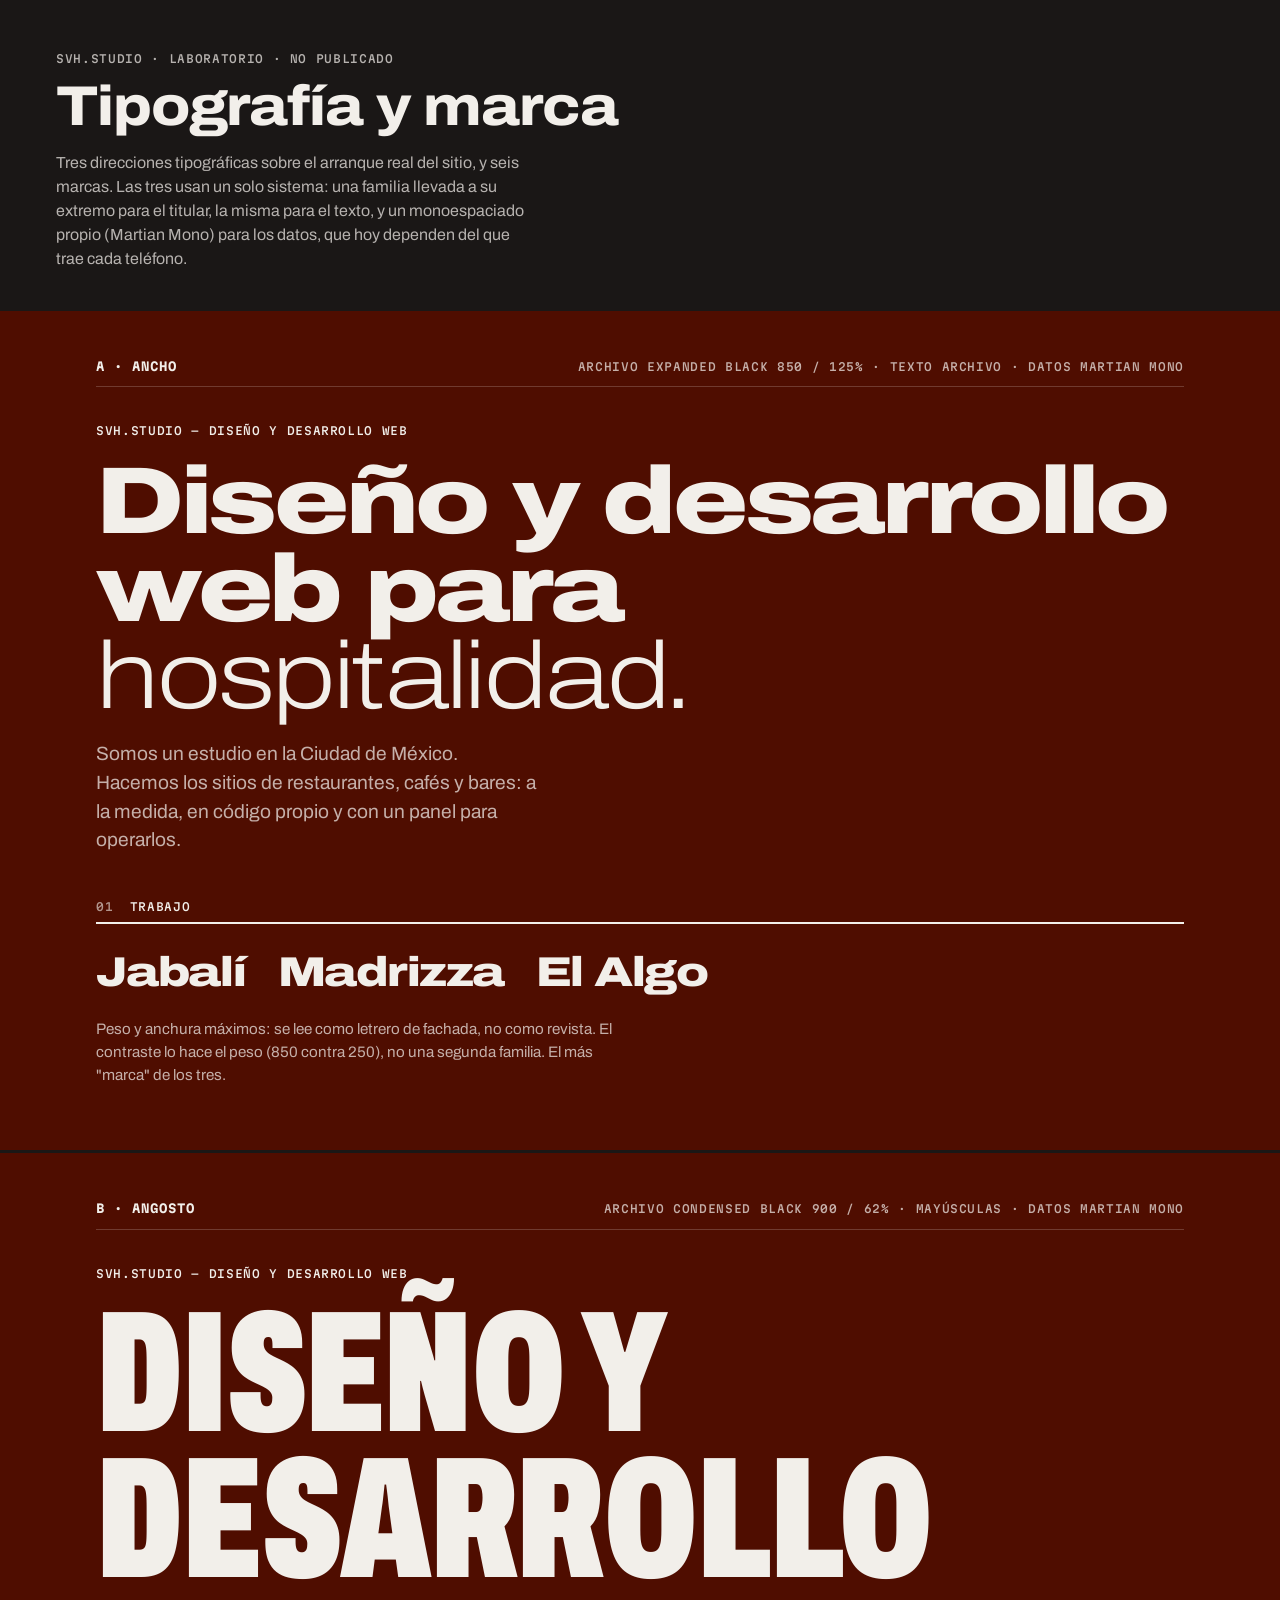
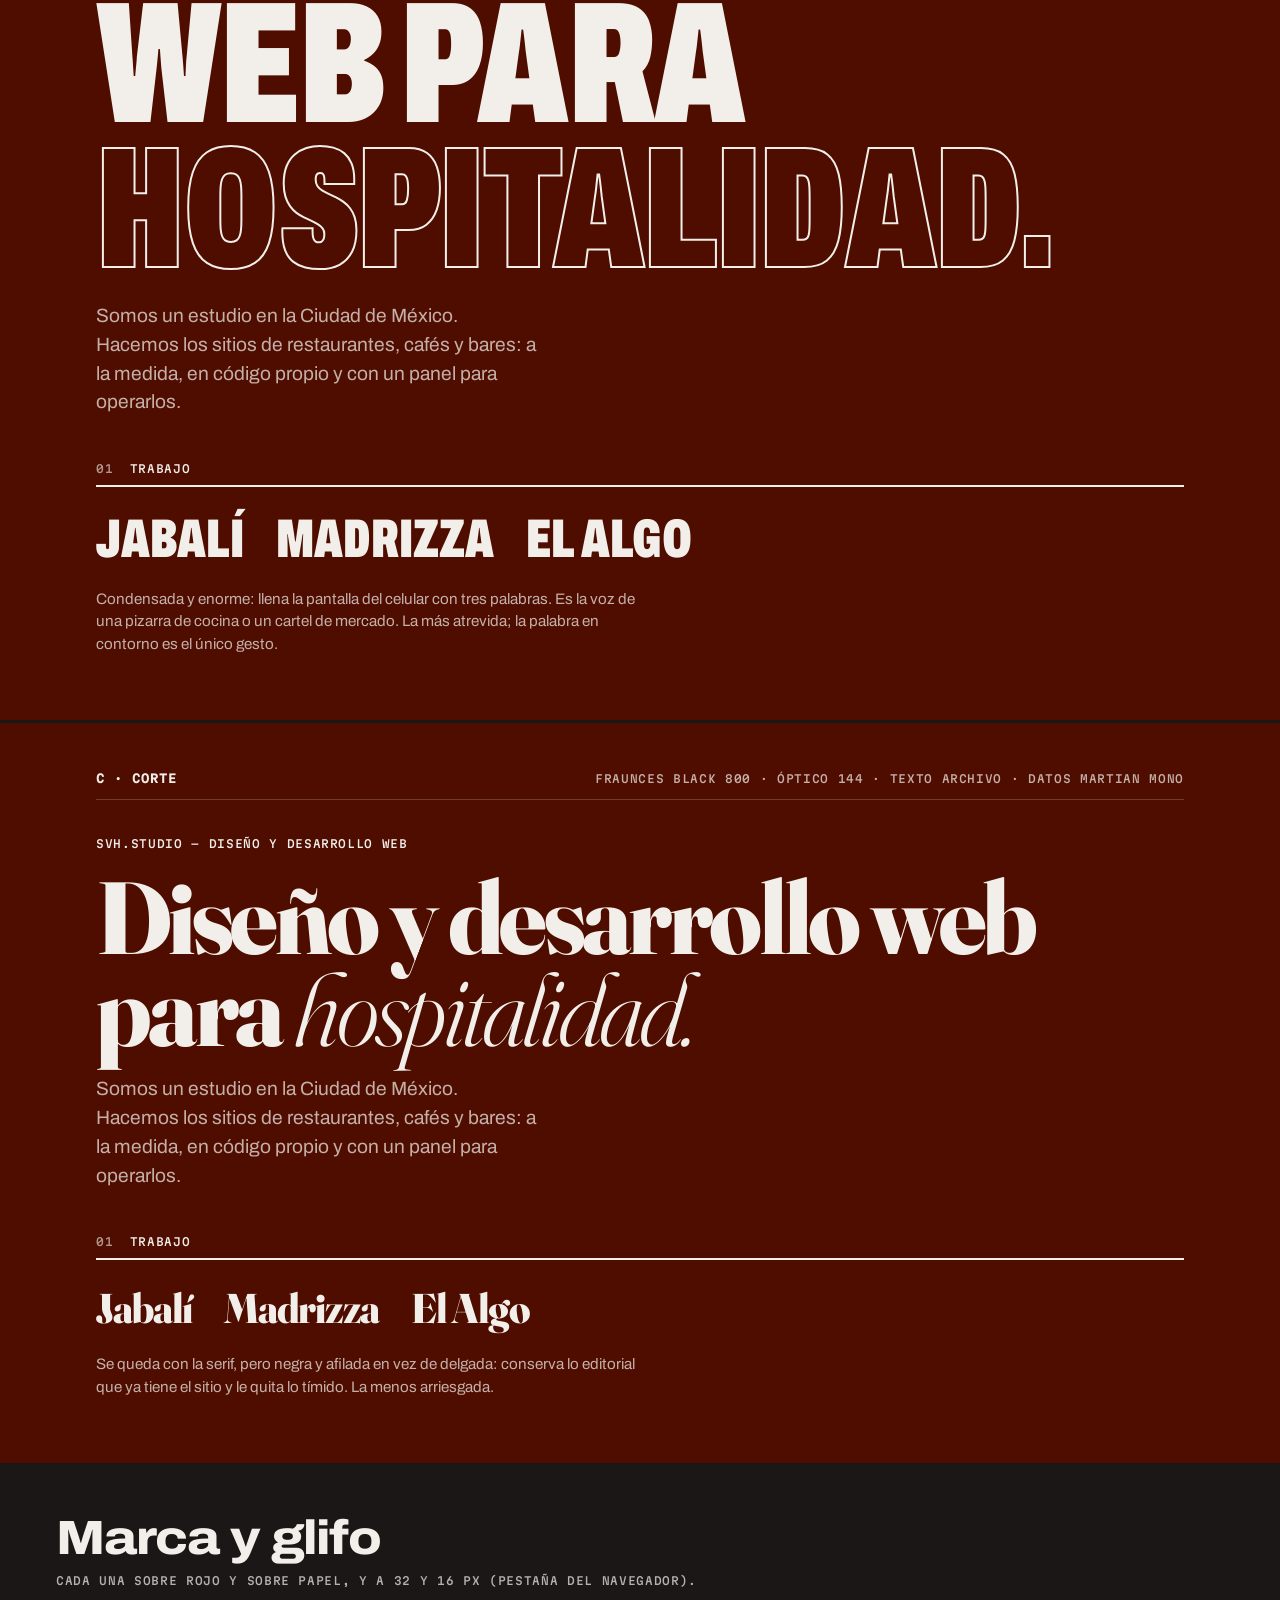
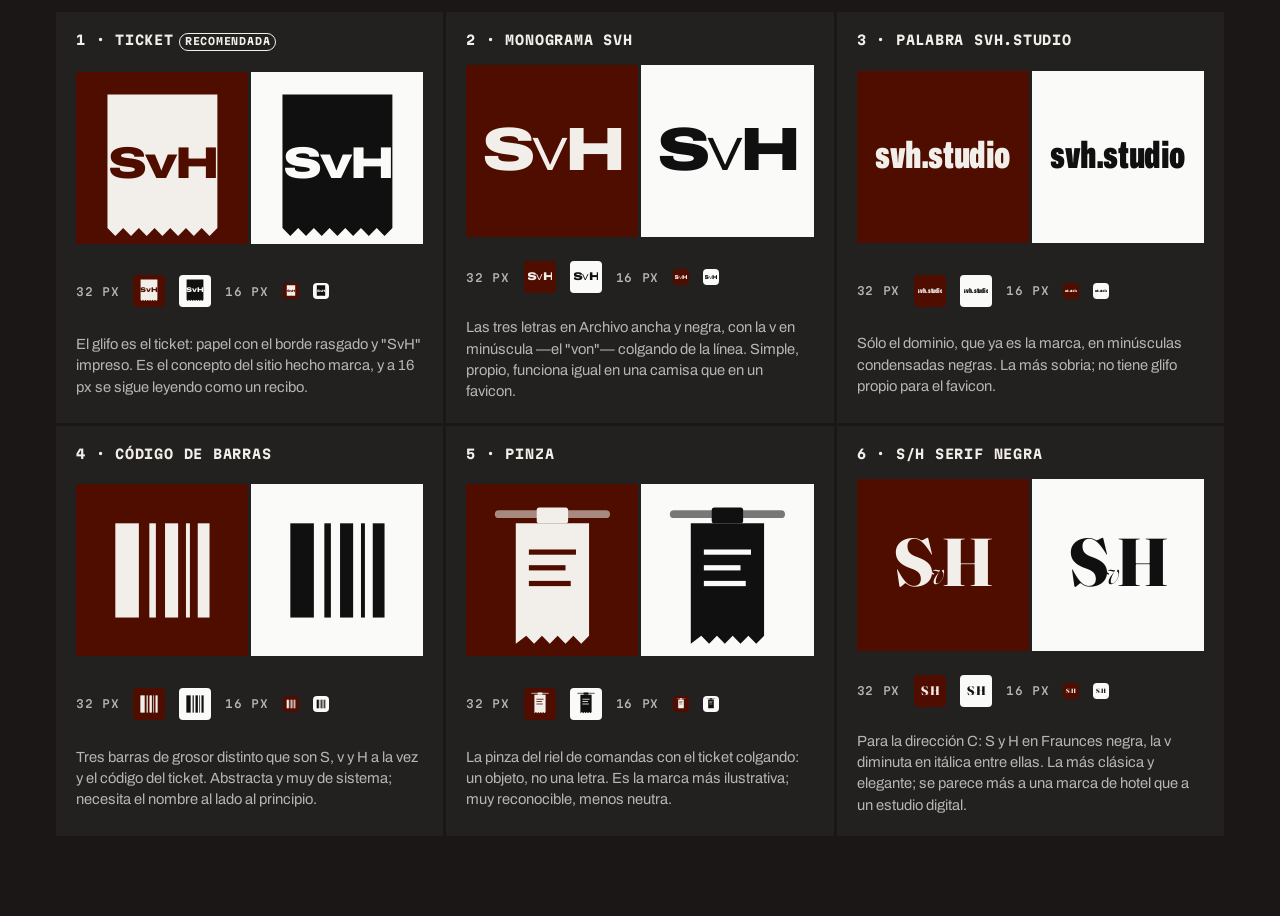
<file: lab/tipo.html>
<!doctype html><html lang="es"><head><meta charset="utf-8"><meta name="viewport" content="width=device-width,initial-scale=1">
<meta name="robots" content="noindex"><title>Tipografía y marca · SvH Studio (lab)</title>
<link rel="preconnect" href="https://fonts.googleapis.com"><link rel="preconnect" href="https://fonts.gstatic.com" crossorigin>
<link href="https://fonts.googleapis.com/css2?family=Archivo:ital,wdth,wght@0,62..125,100..900;1,62..125,100..900&family=Fraunces:ital,opsz,wght,SOFT@0,9..144,300..900,0..100;1,9..144,300..900,0..100&family=Martian+Mono:wdth,wght@75..112.5,300..800&display=swap" rel="stylesheet">
<style>
:root{--rojo:#4F0D00;--marfil:#F2EFEA;--tenue:rgba(242,239,234,.72);--papel:#FAFAF8;--tinta:#101010;
  --mono:"Martian Mono",ui-monospace,monospace;--sans:"Archivo",system-ui,sans-serif;--m:clamp(1.25rem,5vw,3.5rem)}
*{box-sizing:border-box}
body{margin:0;background:#1a1716;color:var(--marfil);font-family:var(--sans);-webkit-font-smoothing:antialiased}
.cab{padding:2.5rem var(--m) 1.5rem;max-width:80rem;margin:0 auto}
.cab h1{margin:0;font:800 clamp(2rem,6vw,3.5rem)/1 var(--sans);font-stretch:112%;letter-spacing:-.02em}
.cab p{max-width:52ch;color:var(--tenue);line-height:1.5}
.et{font:500 11px/1.4 var(--mono);letter-spacing:.06em;text-transform:uppercase;color:var(--tenue)}
/* Cada dirección: el arranque real del sitio, en rojo Jabalí. */
.dir{background:var(--rojo);margin:0 0 3px;padding:clamp(1.5rem,4vw,3rem) var(--m) clamp(2.5rem,6vw,4rem)}
.dir .in{max-width:68rem;margin:0 auto;display:grid;gap:1.25rem}
.dir .meta-dir{display:flex;justify-content:space-between;gap:1rem;flex-wrap:wrap;border-bottom:1px solid rgba(242,239,234,.2);padding-bottom:.75rem;margin-bottom:1rem}
.dir .meta-dir b{font:700 12px/1.3 var(--mono);letter-spacing:.08em;text-transform:uppercase}
.ojo{font:500 11px/1.4 var(--mono);letter-spacing:.06em;text-transform:uppercase}
.lede{max-width:40ch;color:var(--tenue);line-height:1.5;margin:0;font-size:clamp(1rem,2vw,1.2rem)}
.lbl{display:flex;gap:1.5em;font:500 11px/1.4 var(--mono);letter-spacing:.06em;text-transform:uppercase;border-bottom:2px solid var(--marfil);padding-bottom:.5rem;margin-top:1.5rem}
.lbl span{opacity:.6}
.mini{display:flex;gap:2rem;flex-wrap:wrap;align-items:baseline;margin-top:.5rem}
.why{font-size:.95rem;color:var(--tenue);max-width:60ch;line-height:1.5;margin:.25rem 0 0}

/* A · ANCHO — Archivo expandido, negro */
.A h2{margin:0;font-family:var(--sans);font-weight:850;font-stretch:125%;font-size:clamp(2.4rem,7.4vw,6.2rem);line-height:.92;letter-spacing:-.035em}
.A h2 em{font-style:normal;font-weight:250}
.A .mini .n{font:850 clamp(1.6rem,3.4vw,2.6rem)/1 var(--sans);font-stretch:125%;letter-spacing:-.03em}
/* B · ANGOSTO — Archivo condensado, negro, en mayúsculas */
.B h2{margin:0;font-family:var(--sans);font-weight:900;font-stretch:62%;text-transform:uppercase;font-size:clamp(3.4rem,13.5vw,11rem);line-height:.84;letter-spacing:-.01em}
.B h2 em{font-style:normal;color:transparent;-webkit-text-stroke:2px var(--marfil)}
.B .mini .n{font:900 clamp(2rem,5vw,3.4rem)/.9 var(--sans);font-stretch:62%;text-transform:uppercase}
/* C · CORTE — Fraunces negra, ópticamente afilada */
.C h2{margin:0;font-family:"Fraunces",Georgia,serif;font-weight:800;font-variation-settings:"opsz" 144,"SOFT" 0;font-size:clamp(2.6rem,8vw,6.6rem);line-height:.9;letter-spacing:-.035em}
.C h2 em{font-weight:300;font-style:italic}
.C .mini .n{font:800 clamp(1.6rem,3.4vw,2.6rem)/1 "Fraunces",serif;font-variation-settings:"opsz" 144;letter-spacing:-.025em}
.C .lede,.C .why{font-family:var(--sans)}

/* LOGOS */
.marcas{max-width:80rem;margin:0 auto;padding:3rem var(--m) 5rem}
.marcas h2{font:800 clamp(1.75rem,5vw,3rem)/1 var(--sans);font-stretch:112%;letter-spacing:-.02em;margin:0 0 .5rem}
.rejilla{display:grid;gap:3px;grid-template-columns:repeat(auto-fill,minmax(min(100%,24rem),1fr));margin-top:1.5rem}
.marca{background:#232020;padding:1.25rem;display:grid;gap:1rem}
.marca .lienzos{display:grid;grid-template-columns:1fr 1fr;gap:3px}
.lienzo{aspect-ratio:1;display:grid;place-items:center;padding:12%}
.lienzo.r{background:var(--rojo);color:var(--marfil)}
.lienzo.p{background:var(--papel);color:var(--tinta)}
.lienzo{overflow:hidden;min-width:0}
.lienzo svg{width:100%;height:100%;overflow:visible}
.marca{min-width:0}
.chicos{display:flex;align-items:center;gap:14px;padding:.5rem 0}
.chicos .fav{display:grid;place-items:center;border-radius:4px;background:var(--rojo);color:var(--marfil);box-sizing:border-box}
.chicos .fav svg{width:100%;height:100%}
.chicos .fav.p{background:var(--papel);color:var(--tinta)}
.marca h3{margin:0;font:700 13px/1.3 var(--mono);letter-spacing:.06em;text-transform:uppercase}
.marca p{margin:0;color:var(--tenue);font-size:.92rem;line-height:1.45}
.rec{display:inline-block;margin-left:.5em;padding:.15em .5em;border:1px solid currentColor;border-radius:99px;font-size:10px}
</style></head><body>

<header class="cab">
  <p class="et">svh.studio · laboratorio · no publicado</p>
  <h1>Tipografía y marca</h1>
  <p>Tres direcciones tipográficas sobre el arranque real del sitio, y seis marcas. Las tres usan un solo sistema: una familia llevada a su extremo para el titular, la misma para el texto, y un monoespaciado propio (Martian Mono) para los datos, que hoy dependen del que trae cada teléfono.</p>
</header>

<section class="dir A"><div class="in">
  <div class="meta-dir"><b>A · Ancho</b><span class="et">Archivo Expanded Black 850 / 125% · texto Archivo · datos Martian Mono</span></div>
  <span class="ojo">svh.studio — Diseño y desarrollo web</span>
  <h2>Diseño y desarrollo web para <em>hospitalidad.</em></h2>
  <p class="lede">Somos un estudio en la Ciudad de México. Hacemos los sitios de restaurantes, cafés y bares: a la medida, en código propio y con un panel para operarlos.</p>
  <div class="lbl"><span>01</span>Trabajo</div>
  <div class="mini"><span class="n">Jabalí</span><span class="n">Madrizza</span><span class="n">El Algo</span></div>
  <p class="why">Peso y anchura máximos: se lee como letrero de fachada, no como revista. El contraste lo hace el peso (850 contra 250), no una segunda familia. El más "marca" de los tres.</p>
</div></section>

<section class="dir B"><div class="in">
  <div class="meta-dir"><b>B · Angosto</b><span class="et">Archivo Condensed Black 900 / 62% · mayúsculas · datos Martian Mono</span></div>
  <span class="ojo">svh.studio — Diseño y desarrollo web</span>
  <h2>Diseño y desarrollo web para <em>hospitalidad.</em></h2>
  <p class="lede">Somos un estudio en la Ciudad de México. Hacemos los sitios de restaurantes, cafés y bares: a la medida, en código propio y con un panel para operarlos.</p>
  <div class="lbl"><span>01</span>Trabajo</div>
  <div class="mini"><span class="n">Jabalí</span><span class="n">Madrizza</span><span class="n">El Algo</span></div>
  <p class="why">Condensada y enorme: llena la pantalla del celular con tres palabras. Es la voz de una pizarra de cocina o un cartel de mercado. La más atrevida; la palabra en contorno es el único gesto.</p>
</div></section>

<section class="dir C"><div class="in">
  <div class="meta-dir"><b>C · Corte</b><span class="et">Fraunces Black 800 · óptico 144 · texto Archivo · datos Martian Mono</span></div>
  <span class="ojo">svh.studio — Diseño y desarrollo web</span>
  <h2>Diseño y desarrollo web para <em>hospitalidad.</em></h2>
  <p class="lede">Somos un estudio en la Ciudad de México. Hacemos los sitios de restaurantes, cafés y bares: a la medida, en código propio y con un panel para operarlos.</p>
  <div class="lbl"><span>01</span>Trabajo</div>
  <div class="mini"><span class="n">Jabalí</span><span class="n">Madrizza</span><span class="n">El Algo</span></div>
  <p class="why">Se queda con la serif, pero negra y afilada en vez de delgada: conserva lo editorial que ya tiene el sitio y le quita lo tímido. La menos arriesgada.</p>
</div></section>

<section class="marcas">
  <h2>Marca y glifo</h2>
  <p class="et">Cada una sobre rojo y sobre papel, y a 32 y 16 px (pestaña del navegador).</p>
  <div class="rejilla" id="rejilla"></div>
</section>

<script>
/* Las marcas se dibujan en SVG con las mismas fuentes. Para producción se
   convierten a trazos; aquí sirven para comparar forma y escala. */
var A='font-family:Archivo;font-stretch:125%;font-weight:850',C='font-family:Archivo;font-stretch:62%;font-weight:900',F='font-family:Fraunces;font-weight:800;font-variation-settings:\'opsz\' 144';
var MARCAS=[
 {t:'1 · Ticket',rec:1,p:'El glifo es el ticket: papel con el borde rasgado y "SvH" impreso. Es el concepto del sitio hecho marca, y a 16 px se sigue leyendo como un recibo.',
  svg:function(){return '<svg viewBox="0 0 100 120"><path d="M8 2 H92 V104 L86 110 L80 104 L74 110 L68 104 L62 110 L56 104 L50 110 L44 104 L38 110 L32 104 L26 110 L20 104 L14 110 L8 104 Z" fill="currentColor"/><text x="50" y="66" text-anchor="middle" style="'+A+';font-size:34px;letter-spacing:-1.5px" fill="var(--bg)">SvH</text></svg>'}},
 {t:'2 · Monograma SvH',p:'Las tres letras en Archivo ancha y negra, con la v en minúscula —el "von"— colgando de la línea. Simple, propio, funciona igual en una camisa que en un favicon.',
  svg:function(){return '<svg viewBox="0 0 120 70"><text x="60" y="52" text-anchor="middle" style="'+A+';font-size:56px;letter-spacing:-3px" fill="currentColor">S<tspan style="font-weight:300" dy="0">v</tspan>H</text></svg>'}},
 {t:'3 · Palabra svh.studio',p:'Sólo el dominio, que ya es la marca, en minúsculas condensadas negras. La más sobria; no tiene glifo propio para el favicon.',
  svg:function(){return '<svg viewBox="0 0 160 60"><text x="80" y="44" text-anchor="middle" style="'+C+';font-size:46px;letter-spacing:-.5px" fill="currentColor">svh.studio</text></svg>'}},
 {t:'4 · Código de barras',p:'Tres barras de grosor distinto que son S, v y H a la vez y el código del ticket. Abstracta y muy de sistema; necesita el nombre al lado al principio.',
  svg:function(){return '<svg viewBox="0 0 100 100"><rect x="14" y="14" width="18" height="72" fill="currentColor"/><rect x="40" y="14" width="5" height="72" fill="currentColor"/><rect x="52" y="14" width="10" height="72" fill="currentColor"/><rect x="68" y="14" width="3" height="72" fill="currentColor"/><rect x="77" y="14" width="9" height="72" fill="currentColor"/></svg>'}},
 {t:'5 · Pinza',p:'La pinza del riel de comandas con el ticket colgando: un objeto, no una letra. Es la marca más ilustrativa; muy reconocible, menos neutra.',
  svg:function(){return '<svg viewBox="0 0 100 120"><rect x="6" y="4" width="88" height="6" rx="3" fill="currentColor" opacity=".55"/><rect x="38" y="2" width="24" height="12" rx="2" fill="currentColor"/><path d="M22 14 H78 V100 L72 106 L66 100 L60 106 L54 100 L48 106 L42 100 L36 106 L30 100 L22 106 Z" fill="currentColor"/><rect x="32" y="34" width="36" height="4" fill="var(--bg)"/><rect x="32" y="46" width="28" height="4" fill="var(--bg)"/><rect x="32" y="58" width="32" height="4" fill="var(--bg)"/></svg>'}},
 {t:'6 · S/H serif negra',p:'Para la dirección C: S y H en Fraunces negra, la v diminuta en itálica entre ellas. La más clásica y elegante; se parece más a una marca de hotel que a un estudio digital.',
  svg:function(){return '<svg viewBox="0 0 120 80"><text x="60" y="60" text-anchor="middle" style="'+F+';font-size:62px;letter-spacing:-3px" fill="currentColor">S<tspan style="font-weight:300;font-style:italic;font-size:30px" dy="-2">v</tspan><tspan dy="2">H</tspan></text></svg>'}}
];
var R=document.getElementById('rejilla');
MARCAS.forEach(function(m){
  var d=document.createElement('article');d.className='marca';
  var s=m.svg();
  d.innerHTML='<h3>'+m.t+(m.rec?'<span class="rec">Recomendada</span>':'')+'</h3>'+
   '<div class="lienzos"><div class="lienzo r" style="--bg:#4F0D00">'+s+'</div><div class="lienzo p" style="--bg:#FAFAF8">'+s+'</div></div>'+
   '<div class="chicos"><span class="et">32 px</span><span class="fav" style="width:32px;height:32px;--bg:#4F0D00;padding:4px">'+s+'</span><span class="fav p" style="width:32px;height:32px;--bg:#FAFAF8;padding:4px">'+s+'</span>'+
   '<span class="et">16 px</span><span class="fav" style="width:16px;height:16px;--bg:#4F0D00;padding:2px">'+s+'</span><span class="fav p" style="width:16px;height:16px;--bg:#FAFAF8;padding:2px">'+s+'</span></div>'+
   '<p>'+m.p+'</p>';
  R.appendChild(d);
});
</script>
</body></html>
</file>
